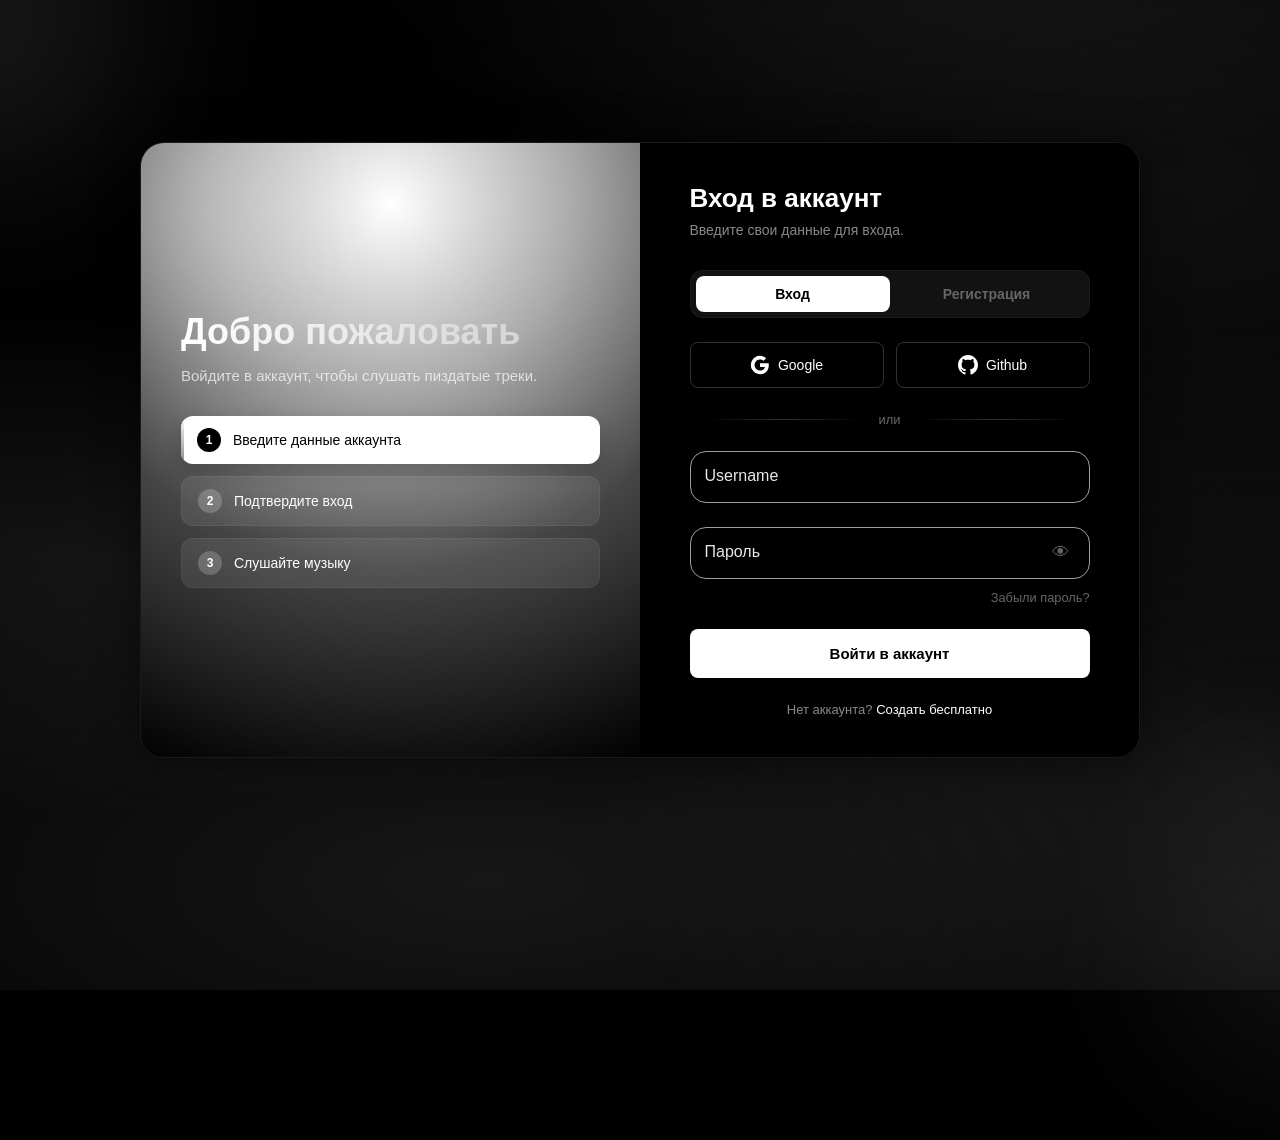
<file: templates/login.html>
<!DOCTYPE html>
<html lang="ru">
<head>
    <meta charset="UTF-8">
    <meta name="viewport" content="width=device-width, initial-scale=1.0">
    <title>Вход | Премиум доступ</title>
    <style>
        * {
            margin: 0;
            padding: 0;
            box-sizing: border-box;
            font-family: 'Inter', -apple-system, BlinkMacSystemFont, 'Segoe UI', Roboto, sans-serif;
        }

        body {
            min-height: 100vh;
            display: flex;
            align-items: center;
            justify-content: center;
            padding: 20px;
            position: relative;
            overflow: hidden;
            background: #000;
            color: #fff;
        }

        .stellar-mist {
            position: absolute;
            inset: -10%;
            z-index: 0;
            background:
                radial-gradient(ellipse 140% 50% at 15% 60%, rgba(255, 255, 255, 0.08), transparent 48%),
                radial-gradient(ellipse 90% 80% at 85% 25%, rgba(255, 255, 255, 0.06), transparent 58%),
                radial-gradient(ellipse 120% 65% at 40% 90%, rgba(255, 255, 255, 0.09), transparent 52%),
                radial-gradient(ellipse 100% 45% at 70% 5%, rgba(255, 255, 255, 0.05), transparent 42%),
                radial-gradient(ellipse 80% 75% at 90% 80%, rgba(255, 255, 255, 0.07), transparent 55%),
                #000000;
            animation: mistPulse 14s ease-in-out infinite alternate;
            will-change: transform, filter;
        }

        @keyframes mistPulse {
            0% { filter: brightness(1) saturate(1); transform: scale(1) translate(0, 0); }
            25% { filter: brightness(1.12) saturate(0); transform: scale(1.06) translate(1%, -1%); }
            50% { filter: brightness(1.2) saturate(0); transform: scale(1.1) translate(-1%, 1%); }
            75% { filter: brightness(1.08) saturate(0); transform: scale(1.05) translate(1%, 1%); }
            100% { filter: brightness(1.05) saturate(0); transform: scale(1.02) translate(-1%, -1%); }
        }

        .stellar-mist::before,
        .stellar-mist::after {
            content: "";
            position: absolute;
            border-radius: 50%;
            filter: blur(90px);
            opacity: 0.4;
            pointer-events: none;
            will-change: transform;
        }

        .stellar-mist::before {
            width: 450px; height: 450px; top: -120px; left: -120px;
            background: radial-gradient(circle, rgba(255, 255, 255, 0.4), transparent 70%);
            animation: floatBlob1 18s ease-in-out infinite;
        }

        .stellar-mist::after {
            width: 400px; height: 400px; bottom: -150px; right: -100px;
            background: radial-gradient(circle, rgba(255, 255, 255, 0.3), transparent 70%);
            animation: floatBlob2 22s ease-in-out infinite;
        }

        @keyframes floatBlob1 {
            0%, 100% { transform: translate(0, 0) scale(1); }
            25% { transform: translate(80px, 50px) scale(1.2); }
            50% { transform: translate(-40px, 100px) scale(0.9); }
            75% { transform: translate(60px, -30px) scale(1.1); }
        }
        @keyframes floatBlob2 {
            0%, 100% { transform: translate(0, 0) scale(1); }
            33% { transform: translate(-90px, -60px) scale(1.25); }
            66% { transform: translate(50px, 40px) scale(0.95); }
        }

        .card-box {
            position: relative;
            z-index: 1;
            display: flex;
            flex-wrap: wrap;
            width: 100%;
            max-width: 1000px;
            background: #000;
            border-radius: 24px;
            overflow: hidden;
            border: 1px solid #1a1a1a;
            box-shadow: 0 0 40px rgba(0, 0, 0, 0.5);
            animation: cardAppear 0.8s cubic-bezier(0.23, 1, 0.32, 1);
            transition: transform 0.4s ease;
        }
        .card-box:hover { transform: translateY(-4px); }

        @keyframes cardAppear {
            from { opacity: 0; transform: translateY(40px) scale(0.94); filter: blur(8px); }
            to { opacity: 1; transform: translateY(0) scale(1); filter: blur(0); }
        }

        .left-panel {
            flex: 1 1 340px;
            position: relative;
            background: radial-gradient(circle at 50% 10%, #ffffff 0%, #aaaaaa 30%, #444444 60%, #000 100%);
            padding: 40px;
            display: flex;
            flex-direction: column;
            justify-content: center;
            min-height: 450px;
            overflow: hidden;
        }
        .left-panel::before {
            content: "";
            position: absolute;
            width: 300px; height: 300px; top: -80px; left: -80px;
            background: radial-gradient(circle, rgba(255, 255, 255, 0.3), transparent 70%);
            filter: blur(60px);
            animation: glowPulse 5s ease-in-out infinite alternate;
            pointer-events: none;
        }
        @keyframes glowPulse {
            0% { opacity: 0.4; transform: scale(1); }
            100% { opacity: 0.9; transform: scale(1.3); }
        }

        .noise-texture {
            position: absolute;
            inset: 0;
            background-image: url("data:image/svg+xml,%3Csvg viewBox='0 0 200 200' xmlns='http://www.w3.org/2000/svg'%3E%3Cfilter id='noiseFilter'%3E%3CfeTurbulence type='fractalNoise' baseFrequency='0.8' numOctaves='3' stitchTiles='stitch'/%3E%3C/filter%3E%3Crect width='100%25' height='100%25' filter='url(%23noiseFilter)' opacity='0.08'/%3E%3C/svg%3E");
            opacity: 0.6;
            mix-blend-mode: overlay;
            pointer-events: none;
            animation: noiseShift 1.2s steps(4) infinite;
        }
        @keyframes noiseShift {
            0% { transform: translate(0, 0); }
            25% { transform: translate(-2%, 1%); }
            50% { transform: translate(1%, -2%); }
            75% { transform: translate(-1%, 2%); }
            100% { transform: translate(0, 0); }
        }

        .hero-text {
            position: relative;
            z-index: 2;
            animation: heroAppear 1s cubic-bezier(0.23, 1, 0.32, 1) 0.2s both;
        }
        @keyframes heroAppear {
            from { opacity: 0; transform: translateX(-30px); }
            to { opacity: 1; transform: translateX(0); }
        }

        .hero-title {
            font-size: 36px;
            font-weight: 700;
            line-height: 1.1;
            margin-bottom: 16px;
            background: linear-gradient(90deg, #fff, #ccc, #fff);
            background-size: 200% auto;
            -webkit-background-clip: text;
            background-clip: text;
            -webkit-text-fill-color: transparent;
            animation: shineText 4s linear infinite;
        }
        @keyframes shineText { to { background-position: 200% center; } }

        .hero-desc {
            color: rgba(255, 255, 255, 0.7);
            margin-bottom: 32px;
            font-size: 15px;
            animation: fadeUp 0.8s ease 0.4s both;
        }
        @keyframes fadeUp {
            from { opacity: 0; transform: translateY(12px); }
            to { opacity: 1; transform: translateY(0); }
        }

        .step-list { display: flex; flex-direction: column; gap: 12px; }

        .step-item {
            display: flex;
            align-items: center;
            gap: 12px;
            padding: 12px 16px;
            background: rgba(255, 255, 255, 0.08);
            border: 1px solid rgba(255, 255, 255, 0.05);
            border-radius: 12px;
            transition: 0.35s cubic-bezier(0.23, 1, 0.32, 1);
            font-size: 14px;
            cursor: default;
            animation: stepSlideIn 0.6s cubic-bezier(0.23, 1, 0.32, 1) both;
            position: relative;
            overflow: hidden;
        }
        .step-item:nth-child(1) { animation-delay: 0.5s; }
        .step-item:nth-child(2) { animation-delay: 0.65s; }
        .step-item:nth-child(3) { animation-delay: 0.8s; }
        @keyframes stepSlideIn {
            from { opacity: 0; transform: translateX(-24px); }
            to { opacity: 1; transform: translateX(0); }
        }
        .step-item:hover { background: rgba(255, 255, 255, 0.14); transform: translateX(6px) scale(1.02); }

        .step-item::after {
            content: "";
            position: absolute;
            left: 0; top: 0; bottom: 0;
            width: 3px;
            background: transparent;
            transition: background 0.3s;
        }
        .active-step::after {
            background: linear-gradient(180deg, #fff, #888);
            animation: activeBar 1.8s ease-in-out infinite;
        }
        @keyframes activeBar {
            0%, 100% { opacity: 1; box-shadow: 0 0 8px #fff; }
            50% { opacity: 0.4; box-shadow: 0 0 2px #fff; }
        }
        .active-step {
            background: white;
            color: black;
            box-shadow: 0 10px 20px rgba(0, 0, 0, 0.2);
            border: none;
            animation: activePulse 2.5s ease-in-out infinite;
        }
        @keyframes activePulse {
            0%, 100% { box-shadow: 0 10px 20px rgba(0, 0, 0, 0.2), 0 0 0 0 rgba(255, 255, 255, 0.4); }
            50% { box-shadow: 0 10px 24px rgba(0, 0, 0, 0.3), 0 0 0 8px rgba(255, 255, 255, 0); }
        }

        .step-num {
            width: 24px; height: 24px;
            background: rgba(255, 255, 255, 0.2);
            border-radius: 50%;
            display: flex; justify-content: center; align-items: center;
            font-size: 12px; font-weight: bold;
            transition: transform 0.3s ease;
        }
        .step-item:hover .step-num { transform: scale(1.15) rotate(-8deg); }
        .active-step .step-num { background: black; color: white; }

        .right-panel {
            flex: 1 1 340px;
            background: black;
            padding: 40px;
            display: flex;
            flex-direction: column;
            justify-content: center;
            position: relative;
        }

        .form-wrapper {
            width: 100%;
            max-width: 400px;
            margin: 0 auto;
            animation: formAppear 0.9s cubic-bezier(0.23, 1, 0.32, 1) 0.3s both;
        }
        @keyframes formAppear {
            from { opacity: 0; transform: translateX(30px); }
            to { opacity: 1; transform: translateX(0); }
        }

        .form-header-group { margin-bottom: 32px; animation: fadeUp 0.7s ease 0.5s both; }

        .form-title {
            color: white;
            font-size: 26px;
            font-weight: 600;
            margin-bottom: 8px;
            position: relative;
            display: inline-block;
        }
        .form-title::after {
            content: "";
            position: absolute;
            left: 0; bottom: -4px;
            width: 0; height: 2px;
            background: linear-gradient(90deg, #fff, #888);
            transition: width 0.5s cubic-bezier(0.23, 1, 0.32, 1);
        }
        .form-wrapper:hover .form-title::after { width: 100%; }

        .form-desc { color: #888; font-size: 14px; animation: fadeUp 0.7s ease 0.6s both; }

        .tabs {
            display: flex;
            background: #121212;
            border-radius: 12px;
            padding: 5px;
            margin-bottom: 24px;
            border: 1px solid #1a1a1a;
            position: relative;
            animation: fadeUp 0.7s ease 0.65s both;
        }
        .tabs::before {
            content: "";
            position: absolute;
            top: 5px; left: 5px;
            width: calc(50% - 5px);
            height: calc(100% - 10px);
            background: white;
            border-radius: 8px;
            transition: transform 0.4s cubic-bezier(0.23, 1, 0.32, 1);
            z-index: 0;
        }
        .tabs.reg-mode::before { transform: translateX(100%); }

        .tab {
            flex: 1;
            padding: 10px;
            text-align: center;
            color: #666;
            font-size: 14px;
            font-weight: 600;
            border-radius: 8px;
            cursor: pointer;
            transition: color 0.35s ease;
            user-select: none;
            border: none;
            background: transparent;
            font-family: inherit;
            position: relative;
            z-index: 1;
        }
        .tab.active { color: black; }
        .tab:not(.active):hover { color: #aaa; }

        .social-btn-group {
            display: flex;
            gap: 12px;
            margin-bottom: 24px;
            animation: fadeUp 0.7s ease 0.75s both;
        }
        .social-button {
            flex: 1;
            background: transparent;
            border: 1px solid #333;
            color: white;
            padding: 12px;
            border-radius: 8px;
            display: flex;
            align-items: center;
            justify-content: center;
            gap: 8px;
            cursor: pointer;
            transition: 0.35s cubic-bezier(0.23, 1, 0.32, 1);
            font-family: inherit;
            font-size: 14px;
            position: relative;
            overflow: hidden;
        }
        .social-button::before {
            content: "";
            position: absolute;
            top: 0; left: -100%;
            width: 100%; height: 100%;
            background: linear-gradient(90deg, transparent, rgba(255, 255, 255, 0.15), transparent);
            transition: left 0.6s ease;
        }
        .social-button:hover::before { left: 100%; }
        .social-button:hover {
            background: #111;
            border-color: #555;
            transform: translateY(-3px) scale(1.03);
            box-shadow: 0 12px 24px rgba(0, 0, 0, 0.4);
        }
        .social-button:active { transform: translateY(-1px) scale(0.98); }
        .social-button svg { transition: transform 0.4s cubic-bezier(0.23, 1, 0.32, 1); filter: grayscale(1); }
        .social-button:hover svg { transform: rotate(12deg) scale(1.15); }

        .divider-text {
            display: flex;
            align-items: center;
            color: #666;
            font-size: 13px;
            margin-bottom: 24px;
            animation: fadeUp 0.7s ease 0.8s both;
        }
        .divider-text::before,
        .divider-text::after {
            content: "";
            flex: 1;
            height: 1px;
            background: linear-gradient(90deg, transparent, #333, transparent);
            margin: 0 16px;
            animation: dividerShimmer 3s ease-in-out infinite;
        }
        @keyframes dividerShimmer {
            0%, 100% { opacity: 0.6; }
            50% { opacity: 1; }
        }

        .input-group { position: relative; margin-bottom: 1.5rem; }

        .input {
            border: solid 1.5px #9e9e9e;
            border-radius: 1rem;
            background: none;
            padding: 1rem;
            font-size: 1rem;
            color: #f5f5f5;
            transition: border 200ms cubic-bezier(0.4,0,0.2,1),
                        box-shadow 300ms ease,
                        background 300ms ease;
            width: 100%;
            outline: none;
            font-family: inherit;
        }
        .input:hover { border-color: #bbb; }

        .user-label {
            position: absolute;
            left: 15px;
            top: 0;
            color: #e8e8e8;
            pointer-events: none;
            transform: translateY(1rem);
            transition: 200ms cubic-bezier(0.4,0,0.2,1);
        }
        .input:focus, .input:not(:placeholder-shown) {
            outline: none;
            border: 1.5px solid #fff;
            box-shadow: 0 0 0 4px rgba(255, 255, 255, 0.12);
            background: rgba(255, 255, 255, 0.04);
        }
        .input:focus ~ label, .input:not(:placeholder-shown) ~ label {
            transform: translateY(-50%) scale(0.8);
            background-color: #000;
            padding: 0 .2em;
            color: #fff;
        }

        .toggle-password {
            position: absolute;
            right: 16px;
            top: 50%;
            transform: translateY(-50%);
            background: none;
            border: none;
            color: rgba(255, 255, 255, 0.4);
            cursor: pointer;
            font-size: 1.1rem;
            padding: 4px;
            transition: color 0.3s, transform 0.3s;
            line-height: 1;
            z-index: 2;
        }
        .toggle-password:hover { color: rgba(255, 255, 255, 0.9); transform: translateY(-50%) scale(1.2) rotate(8deg); }
        .toggle-password:active { transform: translateY(-50%) scale(0.9); }

        .forgot-link {
            display: block;
            text-align: right;
            color: rgba(255, 255, 255, 0.4);
            font-size: 0.8rem;
            text-decoration: none;
            margin-top: -0.8rem;
            margin-bottom: 1.5rem;
            transition: color 0.3s, transform 0.3s;
            position: relative;
        }
        .forgot-link::after {
            content: "";
            position: absolute;
            right: 0; bottom: -2px;
            width: 0; height: 1px;
            background: #fff;
            transition: width 0.3s ease;
        }
        .forgot-link:hover { color: #fff; transform: translateX(-3px); }
        .forgot-link:hover::after { width: 100%; }

        .submit-button {
            width: 100%;
            background: white;
            color: black;
            border: none;
            padding: 16px;
            border-radius: 8px;
            font-weight: 600;
            cursor: pointer;
            transition: 0.35s cubic-bezier(0.23, 1, 0.32, 1);
            font-family: inherit;
            font-size: 15px;
            position: relative;
            overflow: hidden;
        }
        .submit-button:hover {
            background: #e5e5e5;
            transform: translateY(-3px) scale(1.02);
            box-shadow: 0 12px 32px rgba(255, 255, 255, 0.15);
        }
        .submit-button:active { transform: translateY(-1px) scale(0.99); }
        .submit-button:disabled { opacity: 0.7; cursor: not-allowed; transform: none; }
        .submit-button span { position: relative; z-index: 1; }

        .footer-text { text-align: center; margin-top: 24px; color: #888; font-size: 13px; }
        .footer-text a {
            color: white;
            text-decoration: none;
            position: relative;
            transition: color 0.3s;
        }
        .footer-text a::after {
            content: "";
            position: absolute;
            left: 0; bottom: -2px;
            width: 0; height: 1px;
            background: linear-gradient(90deg, #fff, #888);
            transition: width 0.35s ease;
        }
        .footer-text a:hover { color: #ccc; }
        .footer-text a:hover::after { width: 100%; }

        .register-only { display: none; margin-bottom: 1.5rem; }
        .form-wrapper.register-mode .register-only {
            display: block;
            animation: fadeUp 0.5s cubic-bezier(0.23, 1, 0.32, 1);
        }
        .form-wrapper.register-mode .forgot-link { display: none; }

        @keyframes shake {
            0%, 100% { transform: translateX(0); }
            20% { transform: translateX(-8px); }
            40% { transform: translateX(8px); }
            60% { transform: translateX(-6px); }
            80% { transform: translateX(6px); }
        }
        .input-group.shake { animation: shake 0.5s cubic-bezier(0.36, 0.07, 0.19, 0.97) both; }
        .input-group.shake .input {
            border-color: #ef4444 !important;
            box-shadow: 0 0 0 4px rgba(239, 68, 68, 0.15) !important;
        }

        @media (max-width: 500px) {
            .left-panel, .right-panel { padding: 24px; }
            .hero-title { font-size: 28px; }
            .social-button span { display: none; }
        }

        @media (prefers-reduced-motion: reduce) {
            *, *::before, *::after {
                animation-duration: 0.01ms !important;
                animation-iteration-count: 1 !important;
                transition-duration: 0.01ms !important;
            }
        }
    </style>
</head>
<body>

    <div class="stellar-mist"></div>

    <div class="card-box">
        <div class="left-panel">
            <div class="noise-texture"></div>

            <div class="hero-text">
                <div class="hero-title">Добро пожаловать</div>
                <div class="hero-desc">Войдите в аккаунт, чтобы слушать пиздатые треки.</div>

                <div class="step-list">
                    <div class="step-item active-step">
                        <div class="step-num">1</div>
                        <span>Введите данные аккаунта</span>
                    </div>
                    <div class="step-item">
                        <div class="step-num">2</div>
                        <span>Подтвердите вход</span>
                    </div>
                    <div class="step-item">
                        <div class="step-num">3</div>
                        <span>Слушайте музыку</span>
                    </div>
                </div>
            </div>
        </div>

        <div class="right-panel">
            <div class="form-wrapper" id="formWrapper">
                <div class="form-header-group">
                    <div class="form-title" id="formTitle">Вход в аккаунт</div>
                    <div class="form-desc" id="formDesc">Введите свои данные для входа.</div>
                </div>

                <div class="tabs" id="tabs">
                    <button class="tab active" type="button" data-tab="login">Вход</button>
                    <button class="tab" type="button" data-tab="register">Регистрация</button>
                </div>

                <div class="social-btn-group">
                    <button class="social-button" type="button" onclick="oauthLogin('google')">
                        <svg viewBox="0 0 24 24" width="20" xmlns="http://www.w3.org/2000/svg">
                            <path d="M22.56 12.25c0-.78-.07-1.53-.2-2.25H12v4.26h5.92c-.26 1.37-1.04 2.53-2.21 3.31v2.77h3.57c2.08-1.92 3.28-4.74 3.28-8.09z" fill="#ffffff"/>
                            <path d="M12 23c2.97 0 5.46-.98 7.28-2.66l-3.57-2.77c-.98.66-2.23 1.06-3.71 1.06-2.86 0-5.29-1.93-6.16-4.53H2.18v2.84C3.99 20.53 7.7 23 12 23z" fill="#ffffff"/>
                            <path d="M5.84 14.09c-.22-.66-.35-1.36-.35-2.09s.13-1.43.35-2.09V7.07H2.18C1.43 8.55 1 10.22 1 12s.43 3.45 1.18 4.93l2.85-2.22.81-.62z" fill="#ffffff"/>
                            <path d="M12 5.38c1.62 0 3.06.56 4.21 1.64l3.15-3.15C17.45 2.09 14.97 1 12 1 7.7 1 3.99 3.47 2.18 7.07l3.66 2.84c.87-2.6 3.3-4.53 6.16-4.53z" fill="#ffffff"/>
                        </svg>
                        <span>Google</span>
                    </button>
                    <button class="social-button" type="button" onclick="oauthLogin('github')">
                        <svg viewBox="0 0 24 24" width="20" fill="white">
                            <path d="M12 0c-6.626 0-12 5.373-12 12 0 5.302 3.438 9.8 8.207 11.387.599.111.793-.261.793-.577v-2.234c-3.338.726-4.033-1.416-4.033-1.416-.546-1.387-1.333-1.756-1.333-1.756-1.089-.745.083-.729.083-.729 1.205.084 1.839 1.237 1.839 1.237 1.07 1.834 2.807 1.304 3.492.997.107-.775.418-1.305.762-1.604-2.665-.305-5.467-1.334-5.467-5.931 0-1.311.469-2.381 1.236-3.221-.124-.303-.535-1.524.117-3.176 0 0 1.008-.322 3.301 1.23.957-.266 1.983-.399 3.003-.404 1.02.005 2.047.138 3.006.404 2.291-1.552 3.297-1.23 3.297-1.23.653 1.653.242 2.874.118 3.176.77.84 1.235 1.911 1.235 3.221 0 4.609-2.807 5.624-5.479 5.921.43.372.823 1.102.823 2.222v3.293c0 .319.192.694.801.576 4.765-1.589 8.199-6.086 8.199-11.386 0-6.627-5.373-12-12-12z"/>
                        </svg>
                        <span>Github</span>
                    </button>
                </div>

                <div class="divider-text">или</div>

                <form id="authForm" autocomplete="off">
                    <div class="input-group">
                        <input type="text" name="text" autocomplete="off" class="input" id="usernameInput" placeholder=" ">
                        <label class="user-label">Username</label>
                    </div>

                    <div class="input-group">
                        <input type="password" name="password" autocomplete="off" class="input" id="passwordInput" placeholder=" ">
                        <label class="user-label">Пароль</label>
                        <button type="button" class="toggle-password" aria-label="Показать пароль">👁</button>
                    </div>

                    <div class="input-group register-only" id="confirmGroup">
                        <input type="password" name="password_confirm" autocomplete="off" class="input" id="passwordConfirm" placeholder=" ">
                        <label class="user-label">Повторите пароль</label>
                    </div>

                    <a href="#" class="forgot-link">Забыли пароль?</a>

                    <button type="submit" class="submit-button" id="submitBtn">
                        <span id="submitText">Войти в аккаунт</span>
                    </button>
                </form>

                <div class="footer-text">
                    Нет аккаунта? <a href="#" id="footerLink">Создать бесплатно</a>
                </div>
            </div>
        </div>
    </div>

    <script>
        const tabsContainer = document.getElementById('tabs');
        const tabButtons = document.querySelectorAll('.tab');
        const formWrapper = document.getElementById('formWrapper');
        const formTitle = document.getElementById('formTitle');
        const formDesc = document.getElementById('formDesc');
        const submitText = document.getElementById('submitText');
        const footerLink = document.getElementById('footerLink');
        const passwordInput = document.getElementById('passwordInput');
        const passwordConfirm = document.getElementById('passwordConfirm');
        const confirmGroup = document.getElementById('confirmGroup');
        const authForm = document.getElementById('authForm');
        const toggleBtn = document.querySelector('.toggle-password');
        const usernameInput = document.getElementById('usernameInput');

        let currentMode = 'login';

        function oauthLogin(provider) {
            // provider уже валидируется на бэкенде, но кодируем на всякий случай
            window.location.href = `/music/login/api/oauth/${encodeURIComponent(provider)}`;
        }

        function setMode(mode) {
            currentMode = mode;

            tabButtons.forEach(t => {
                t.classList.toggle('active', t.dataset.tab === mode);
            });

            if (mode === 'register') {
                tabsContainer.classList.add('reg-mode');
                formWrapper.classList.add('register-mode');
                formTitle.textContent = 'Создать аккаунт';
                formDesc.textContent = 'Заполните данные для регистрации.';
                submitText.textContent = 'Зарегистрироваться';
                footerLink.textContent = 'Войти';
                toggleBtn.style.display = 'none';
            } else {
                tabsContainer.classList.remove('reg-mode');
                formWrapper.classList.remove('register-mode');
                formTitle.textContent = 'Вход в аккаунт';
                formDesc.textContent = 'Введите свои данные для входа.';
                submitText.textContent = 'Войти в аккаунт';
                footerLink.textContent = 'Создать бесплатно';
                passwordConfirm.value = '';
                confirmGroup.classList.remove('shake');
                toggleBtn.style.display = '';
            }
        }

        tabButtons.forEach(tab => {
            tab.addEventListener('click', () => setMode(tab.dataset.tab));
        });

        footerLink.addEventListener('click', (e) => {
            e.preventDefault();
            setMode(currentMode === 'login' ? 'register' : 'login');
        });

        toggleBtn.addEventListener('click', () => {
            if (passwordInput.type === 'password') {
                passwordInput.type = 'text';
                toggleBtn.textContent = '🙈';
            } else {
                passwordInput.type = 'password';
                toggleBtn.textContent = '👁';
            }

            toggleBtn.style.transform = 'translateY(-50%) scale(1.3) rotate(-10deg)';
            setTimeout(() => {
                toggleBtn.style.transform = 'translateY(-50%) scale(1) rotate(0deg)';
            }, 200);
        });

        function shakeGroup(group) {
            group.classList.remove('shake');
            void group.offsetWidth;
            group.classList.add('shake');
            setTimeout(() => group.classList.remove('shake'), 600);
        }

        authForm.addEventListener('submit', async (e) => {
            e.preventDefault();
            e.stopPropagation();

            const username = usernameInput.value.trim();
            const password = passwordInput.value;

            if (!username || !password) {
                shakeGroup(passwordInput.closest('.input-group'));
                return;
            }

            if (currentMode === 'register' && password !== passwordConfirm.value) {
                shakeGroup(confirmGroup);
                return;
            }

            const btn = document.getElementById('submitBtn');
            const originalText = submitText.textContent;
            submitText.textContent = 'Отправка...';
            btn.disabled = true;

            try {
                const url = currentMode === 'register'
                    ? '/music/login/api/register'
                    : '/music/login/api/login';

                const payload = currentMode === 'register'
                    ? { username, password, password_confirm: passwordConfirm.value }
                    : { username, password };

                const res = await fetch(url, {
                    method: 'POST',
                    headers: { 'Content-Type': 'application/json' },
                    body: JSON.stringify(payload)
                });

                const data = await res.json();

                if (!res.ok) {
                    submitText.textContent = data.error || 'Ошибка';
                    btn.style.background = 'linear-gradient(90deg, #7f1d1d, #450a0a)';
                    btn.style.color = 'white';
                    shakeGroup(passwordInput.closest('.input-group'));
                    setTimeout(() => {
                        submitText.textContent = originalText;
                        btn.style.background = '';
                        btn.style.color = '';
                        btn.disabled = false;
                    }, 2000);
                    return;
                }

                submitText.textContent = 'Секундочку';
                btn.style.background = 'linear-gradient(90deg, #555, #222)';
                btn.style.color = 'white';

                setTimeout(() => {
                    window.location.href = data.redirect || '/music/';
                }, 800);
            } catch (err) {
                submitText.textContent = 'Сеть недоступна';
                btn.style.background = 'linear-gradient(90deg, #7f1d1d, #450a0a)';
                btn.style.color = 'white';
                setTimeout(() => {
                    submitText.textContent = originalText;
                    btn.style.background = '';
                    btn.style.color = '';
                    btn.disabled = false;
                }, 2000);
            }
        });

        document.addEventListener('mousemove', (e) => {
            const x = (e.clientX / window.innerWidth - 0.5) * 30;
            const y = (e.clientY / window.innerHeight - 0.5) * 30;
            const mist = document.querySelector('.stellar-mist');
            if (mist) {
                mist.style.transform = `translate(${x}px, ${y}px)`;
                mist.style.transition = 'transform 0.4s ease-out';
            }
        });

        window.addEventListener('load', () => {
            const card = document.querySelector('.card-box');
            card.style.animation = 'none';
            void card.offsetWidth;
            card.style.animation = 'cardAppear 0.8s cubic-bezier(0.23, 1, 0.32, 1)';
        });
    </script>

</body>
</html>
</file>
